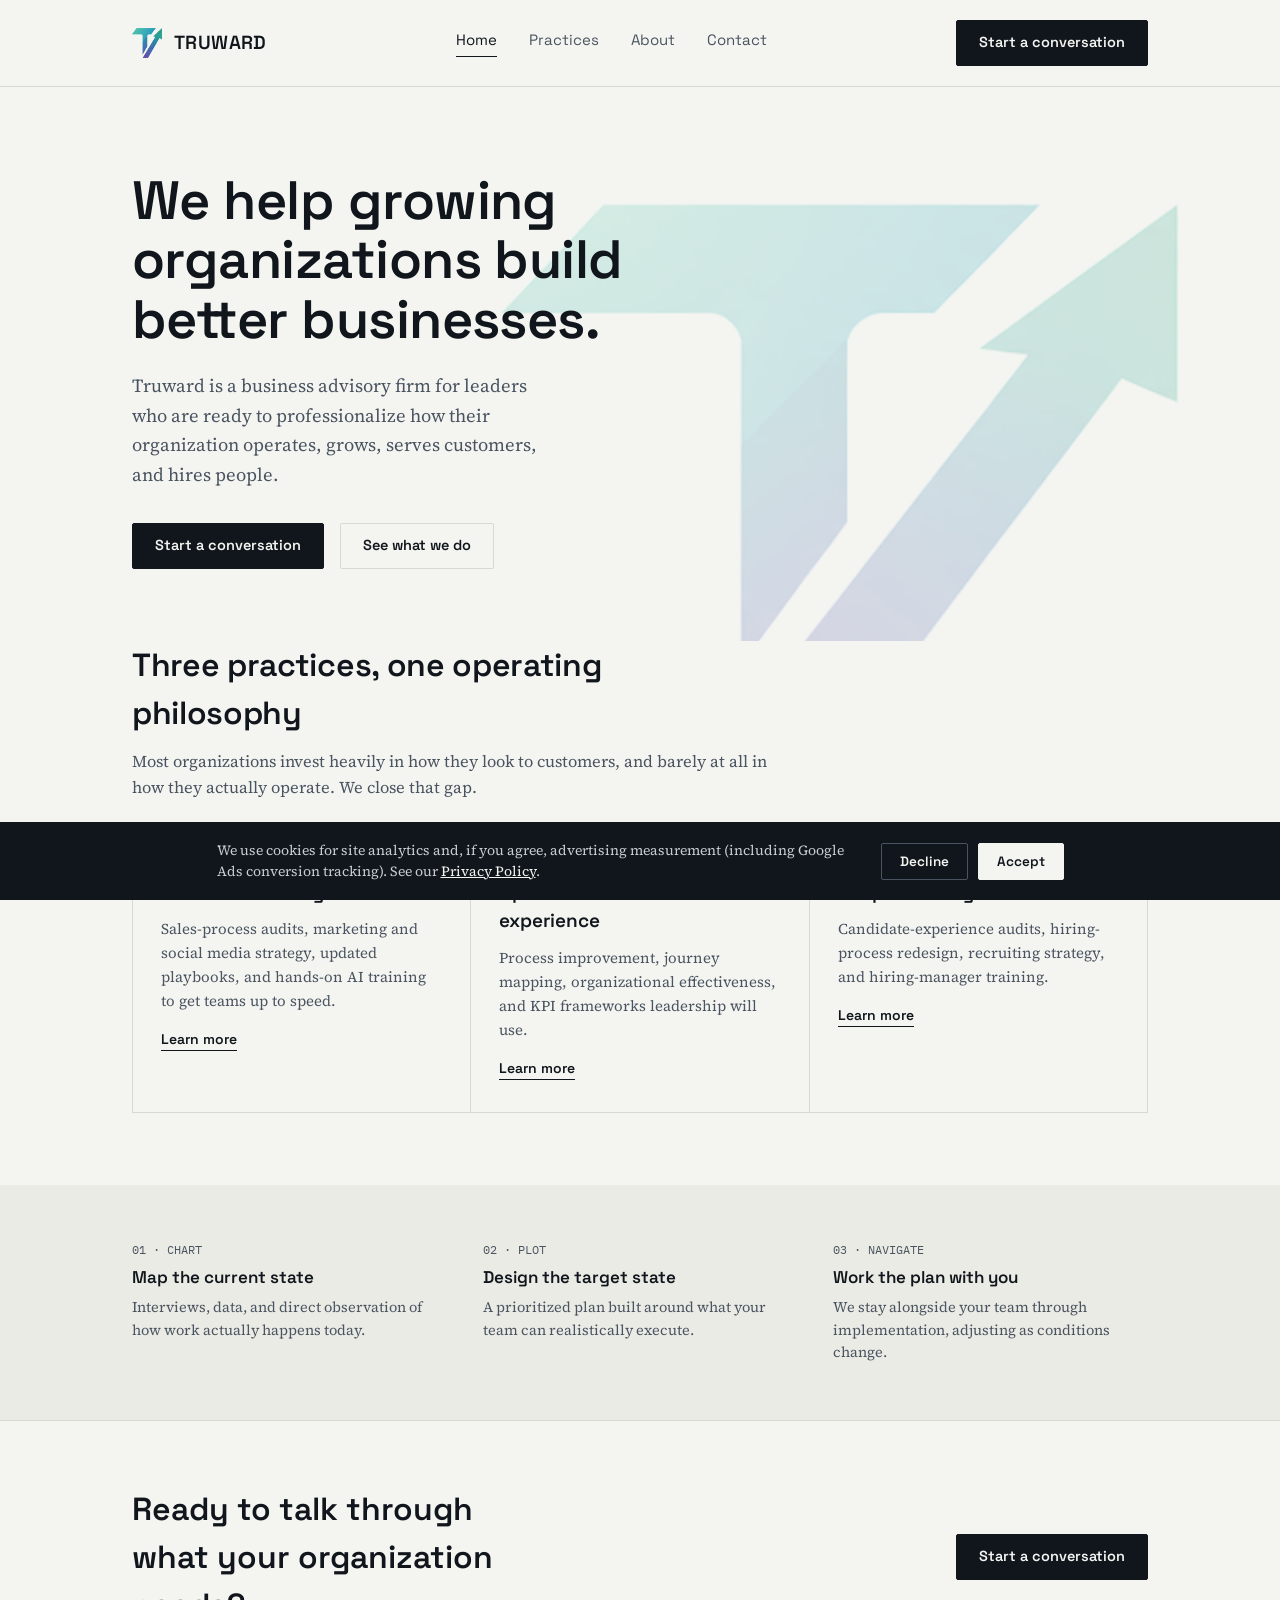
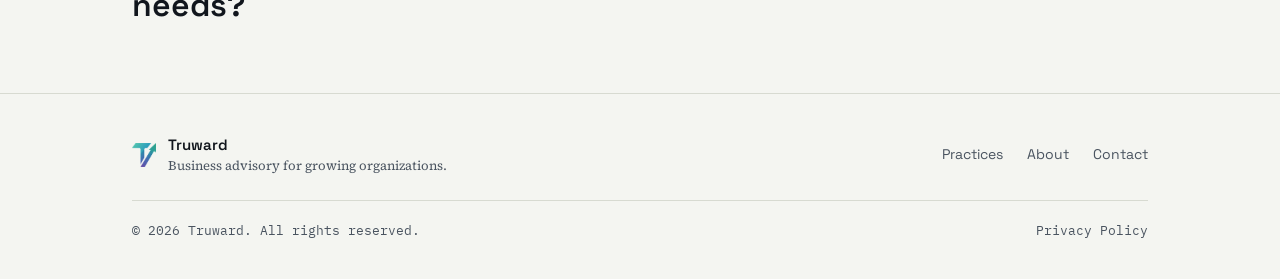
<file: index.html>
<!DOCTYPE html>
<html lang="en">
<head>
<meta charset="UTF-8">
<meta name="viewport" content="width=device-width, initial-scale=1.0">
<title>Home — Truward</title>
<link rel="preconnect" href="https://fonts.googleapis.com">
<link rel="preconnect" href="https://fonts.gstatic.com" crossorigin>
<link href="https://fonts.googleapis.com/css2?family=Space+Grotesk:wght@400;500;600;700&family=Source+Serif+4:ital,opsz,wght@0,8..60,400;0,8..60,500;1,8..60,400&family=IBM+Plex+Mono:wght@400;500&display=swap" rel="stylesheet">
<link rel="stylesheet" href="styles.css">
</head>
<body>

<header>
  <div class="wrap">
    <nav>
      <a href="/" class="brand">
        <img src="truward-logo.png" class="mark" width="30" height="30" alt="Truward">
        <span class="brand-word">TRUWARD</span>
      </a>
      <div class="nav-links">
        <a href="/" class="current">Home</a>
        <a href="practices.html">Practices</a>
        <a href="about.html">About</a>
        <a href="contact.html">Contact</a>
      </div>
      <div class="nav-cta">
        <a href="contact.html" class="btn btn-primary">Start a conversation</a>
      </div>
      <button class="menu-toggle" id="menuToggle" aria-label="Toggle menu" aria-expanded="false">
        <span></span><span></span><span></span>
      </button>
    </nav>
    <div class="mobile-panel" id="mobilePanel">
      <a href="/">Home</a>
      <a href="practices.html">Practices</a>
      <a href="about.html">About</a>
      <a href="contact.html">Contact</a>
      <a href="contact.html" class="btn btn-primary">Start a conversation</a>
    </div>
  </div>
</header>

<section class="hero">
  <img src="truward-logo.png" class="hero-mark" alt="">
  <div class="wrap">
    <h1>We help growing organizations build better businesses.</h1>
    <p class="lede">Truward is a business advisory firm for leaders who are ready to professionalize how their organization operates, grows, serves customers, and hires people.</p>
    <div class="hero-ctas">
      <a href="contact.html" class="btn btn-primary">Start a conversation</a>
      <a href="practices.html" class="btn btn-ghost">See what we do</a>
    </div>
  </div>
</section>

<section style="padding-top:0;">
  <div class="wrap">
    <div class="section-head">
      <h2>Three practices, one operating philosophy</h2>
      <p>Most organizations invest heavily in how they look to customers, and barely at all in how they actually operate. We close that gap.</p>
    </div>
    <div class="teaser-grid">
      <div class="teaser">
        <h3>Sales &amp; marketing enablement</h3>
        <p>Sales-process audits, marketing and social media strategy, updated playbooks, and hands-on AI training to get teams up to speed.</p>
        <a href="practices.html#sales" class="link">Learn more</a>
      </div>
      <div class="teaser">
        <h3>Operations &amp; customer experience</h3>
        <p>Process improvement, journey mapping, organizational effectiveness, and KPI frameworks leadership will use.</p>
        <a href="practices.html#operations" class="link">Learn more</a>
      </div>
      <div class="teaser">
        <h3>People &amp; hiring</h3>
        <p>Candidate-experience audits, hiring-process redesign, recruiting strategy, and hiring-manager training.</p>
        <a href="practices.html#people" class="link">Learn more</a>
      </div>
    </div>
  </div>
</section>

<div class="strip">
  <div class="wrap">
    <div class="strip-track">
      <div class="strip-item">
        <span class="wp-label">01 · CHART</span>
        <h3>Map the current state</h3>
        <p>Interviews, data, and direct observation of how work actually happens today.</p>
      </div>
      <div class="strip-item">
        <span class="wp-label">02 · PLOT</span>
        <h3>Design the target state</h3>
        <p>A prioritized plan built around what your team can realistically execute.</p>
      </div>
      <div class="strip-item">
        <span class="wp-label">03 · NAVIGATE</span>
        <h3>Work the plan with you</h3>
        <p>We stay alongside your team through implementation, adjusting as conditions change.</p>
      </div>
    </div>
  </div>
</div>

<div class="cta-band">
  <div class="wrap cta-band-row">
    <h2>Ready to talk through what your organization needs?</h2>
    <a href="contact.html" class="btn btn-primary">Start a conversation</a>
  </div>
</div>

<footer>
  <div class="wrap">
    <div class="foot-grid">
    <div class="foot-left">
      <img src="truward-logo.png" class="mark" width="24" height="24" alt="Truward">
      <div>
        <div class="foot-word">Truward</div>
        <div class="foot-tag">Business advisory for growing organizations.</div>
      </div>
    </div>
    <div class="foot-links">
      <a href="practices.html">Practices</a>
      <a href="about.html">About</a>
      <a href="contact.html">Contact</a>
    </div>
    </div>
    <div class="foot-bottom">
      <span>&copy; 2026 Truward. All rights reserved.</span>
      <a href="privacy.html">Privacy Policy</a>
    </div>
  </div>
</footer>

<script src="script.js"></script>
</body>
</html>
</file>
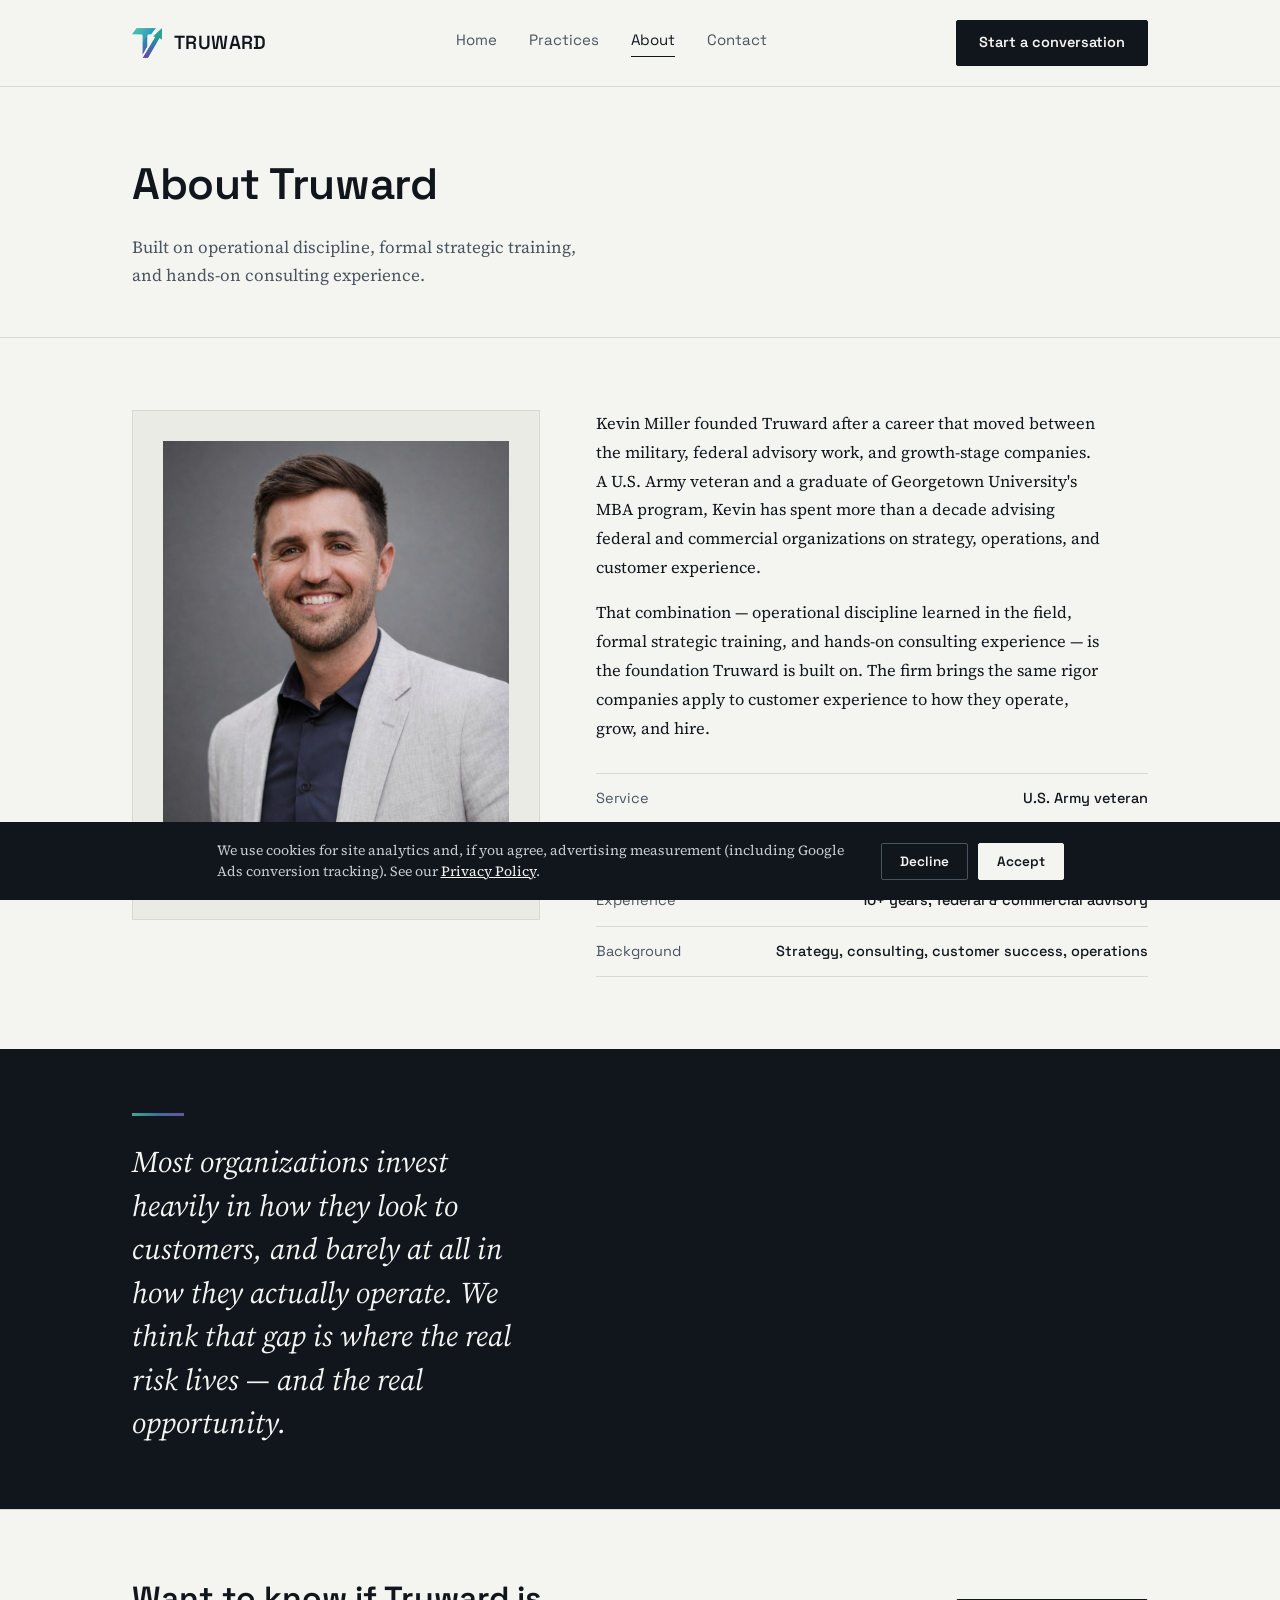
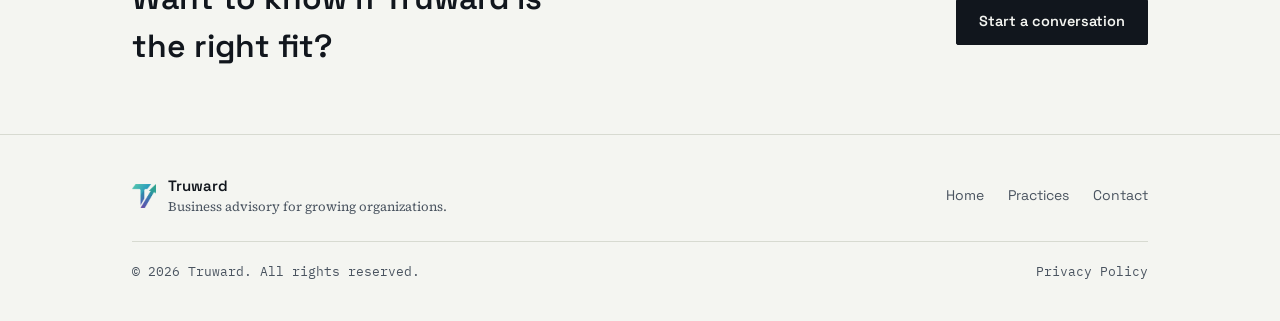
<file: about.html>
<!DOCTYPE html>
<html lang="en">
<head>
<meta charset="UTF-8">
<meta name="viewport" content="width=device-width, initial-scale=1.0">
<title>About — Truward</title>
<link rel="preconnect" href="https://fonts.googleapis.com">
<link rel="preconnect" href="https://fonts.gstatic.com" crossorigin>
<link href="https://fonts.googleapis.com/css2?family=Space+Grotesk:wght@400;500;600;700&family=Source+Serif+4:ital,opsz,wght@0,8..60,400;0,8..60,500;1,8..60,400&family=IBM+Plex+Mono:wght@400;500&display=swap" rel="stylesheet">
<link rel="stylesheet" href="styles.css">
</head>
<body>

<header>
  <div class="wrap">
    <nav>
      <a href="/" class="brand">
        <img src="truward-logo.png" class="mark" width="30" height="30" alt="Truward">
        <span class="brand-word">TRUWARD</span>
      </a>
      <div class="nav-links">
        <a href="/">Home</a>
        <a href="practices.html">Practices</a>
        <a href="about.html" class="current">About</a>
        <a href="contact.html">Contact</a>
      </div>
      <div class="nav-cta">
        <a href="contact.html" class="btn btn-primary">Start a conversation</a>
      </div>
      <button class="menu-toggle" id="menuToggle" aria-label="Toggle menu" aria-expanded="false">
        <span></span><span></span><span></span>
      </button>
    </nav>
    <div class="mobile-panel" id="mobilePanel">
      <a href="/">Home</a>
      <a href="practices.html">Practices</a>
      <a href="about.html">About</a>
      <a href="contact.html">Contact</a>
      <a href="contact.html" class="btn btn-primary">Start a conversation</a>
    </div>
  </div>
</header>

<div class="page-head">
  <div class="wrap">
    <h1>About Truward</h1>
    <p>Built on operational discipline, formal strategic training, and hands-on consulting experience.</p>
  </div>
</div>

<section class="about">
  <div class="wrap about-grid">
    <div class="about-frame">
      <img src="kevin-miller.jpg" alt="Kevin Miller" style="width:100%; height:100%; object-fit:cover;">
    </div>
    <div>
      <p class="bio">Kevin Miller founded Truward after a career that moved between the military, federal advisory work, and growth-stage companies. A U.S. Army veteran and a graduate of Georgetown University's MBA program, Kevin has spent more than a decade advising federal and commercial organizations on strategy, operations, and customer experience.</p>
      <p class="bio">That combination — operational discipline learned in the field, formal strategic training, and hands-on consulting experience — is the foundation Truward is built on. The firm brings the same rigor companies apply to customer experience to how they operate, grow, and hire.</p>
      <div class="field-record">
        <div><span>Service</span><span>U.S. Army veteran</span></div>
        <div><span>Education</span><span>MBA, Georgetown University</span></div>
        <div><span>Experience</span><span>10+ years, federal &amp; commercial advisory</span></div>
        <div><span>Background</span><span>Strategy, consulting, customer success, operations</span></div>
      </div>
    </div>
  </div>
</section>

<div class="manifesto">
  <div class="wrap">
    <div class="accent-line"></div>
    <blockquote>Most organizations invest heavily in how they look to customers, and barely at all in how they actually operate. We think that gap is where the real risk lives — and the real opportunity.</blockquote>
  </div>
</div>

<div class="cta-band">
  <div class="wrap cta-band-row">
    <h2>Want to know if Truward is the right fit?</h2>
    <a href="contact.html" class="btn btn-primary">Start a conversation</a>
  </div>
</div>

<footer>
  <div class="wrap">
    <div class="foot-grid">
    <div class="foot-left">
      <img src="truward-logo.png" class="mark" width="24" height="24" alt="Truward">
      <div>
        <div class="foot-word">Truward</div>
        <div class="foot-tag">Business advisory for growing organizations.</div>
      </div>
    </div>
    <div class="foot-links">
      <a href="/">Home</a>
      <a href="practices.html">Practices</a>
      <a href="contact.html">Contact</a>
    </div>
    </div>
    <div class="foot-bottom">
      <span>&copy; 2026 Truward. All rights reserved.</span>
      <a href="privacy.html">Privacy Policy</a>
    </div>
  </div>
</footer>

<script src="script.js"></script>
</body>
</html>
</file>
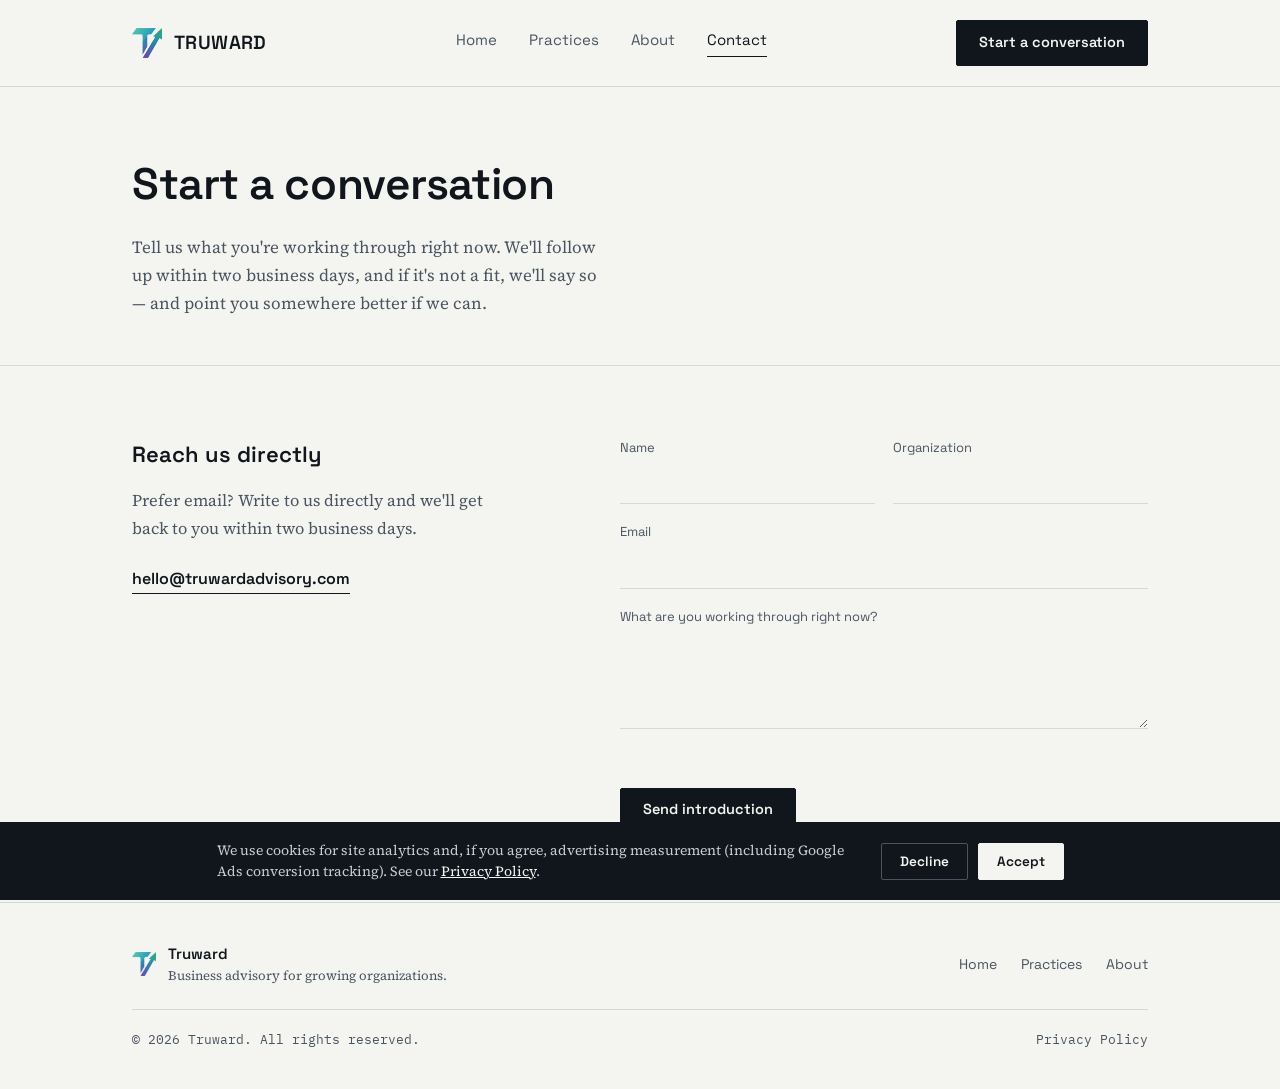
<file: contact.html>
<!DOCTYPE html>
<html lang="en">
<head>
<meta charset="UTF-8">
<meta name="viewport" content="width=device-width, initial-scale=1.0">
<title>Contact — Truward</title>
<link rel="preconnect" href="https://fonts.googleapis.com">
<link rel="preconnect" href="https://fonts.gstatic.com" crossorigin>
<link href="https://fonts.googleapis.com/css2?family=Space+Grotesk:wght@400;500;600;700&family=Source+Serif+4:ital,opsz,wght@0,8..60,400;0,8..60,500;1,8..60,400&family=IBM+Plex+Mono:wght@400;500&display=swap" rel="stylesheet">
<link rel="stylesheet" href="styles.css">
</head>
<body>

<header>
  <div class="wrap">
    <nav>
      <a href="/" class="brand">
        <img src="truward-logo.png" class="mark" width="30" height="30" alt="Truward">
        <span class="brand-word">TRUWARD</span>
      </a>
      <div class="nav-links">
        <a href="/">Home</a>
        <a href="practices.html">Practices</a>
        <a href="about.html">About</a>
        <a href="contact.html" class="current">Contact</a>
      </div>
      <div class="nav-cta">
        <a href="contact.html" class="btn btn-primary">Start a conversation</a>
      </div>
      <button class="menu-toggle" id="menuToggle" aria-label="Toggle menu" aria-expanded="false">
        <span></span><span></span><span></span>
      </button>
    </nav>
    <div class="mobile-panel" id="mobilePanel">
      <a href="/">Home</a>
      <a href="practices.html">Practices</a>
      <a href="about.html">About</a>
      <a href="contact.html">Contact</a>
      <a href="contact.html" class="btn btn-primary">Start a conversation</a>
    </div>
  </div>
</header>

<div class="page-head">
  <div class="wrap">
    <h1>Start a conversation</h1>
    <p>Tell us what you're working through right now. We'll follow up within two business days, and if it's not a fit, we'll say so — and point you somewhere better if we can.</p>
  </div>
</div>

<section>
  <div class="wrap contact-grid">
    <div>
      <h2 style="font-size:22px; font-weight:600;">Reach us directly</h2>
      <p class="contact-note">Prefer email? Write to us directly and we'll get back to you within two business days.</p>
      <a href="mailto:hello@truwardadvisory.com" class="contact-email">hello@truwardadvisory.com</a>
    </div>
    <form id="contactForm" action="https://formspree.io/f/maeyjryb" method="POST" novalidate>
      <div class="field-row">
        <div>
          <label for="fname">Name</label>
          <input type="text" id="fname" name="name" autocomplete="name">
        </div>
        <div>
          <label for="forg">Organization</label>
          <input type="text" id="forg" name="organization" autocomplete="organization">
        </div>
      </div>
      <div>
        <label for="femail">Email</label>
        <input type="email" id="femail" name="email" autocomplete="email">
      </div>
      <div>
        <label for="fmsg">What are you working through right now?</label>
        <textarea id="fmsg" name="message"></textarea>
      </div>
      <input type="hidden" name="_subject" id="fsubject" value="New introduction from truwardadvisory.com">
      <div class="form-err" id="formErr"></div>
      <button type="submit" class="btn btn-primary" id="formSubmit">Send introduction</button>
    </form>
  </div>
</section>

<footer>
  <div class="wrap">
    <div class="foot-grid">
    <div class="foot-left">
      <img src="truward-logo.png" class="mark" width="24" height="24" alt="Truward">
      <div>
        <div class="foot-word">Truward</div>
        <div class="foot-tag">Business advisory for growing organizations.</div>
      </div>
    </div>
    <div class="foot-links">
      <a href="/">Home</a>
      <a href="practices.html">Practices</a>
      <a href="about.html">About</a>
    </div>
    </div>
    <div class="foot-bottom">
      <span>&copy; 2026 Truward. All rights reserved.</span>
      <a href="privacy.html">Privacy Policy</a>
    </div>
  </div>
</footer>

<script src="script.js"></script>
</body>
</html>
</file>
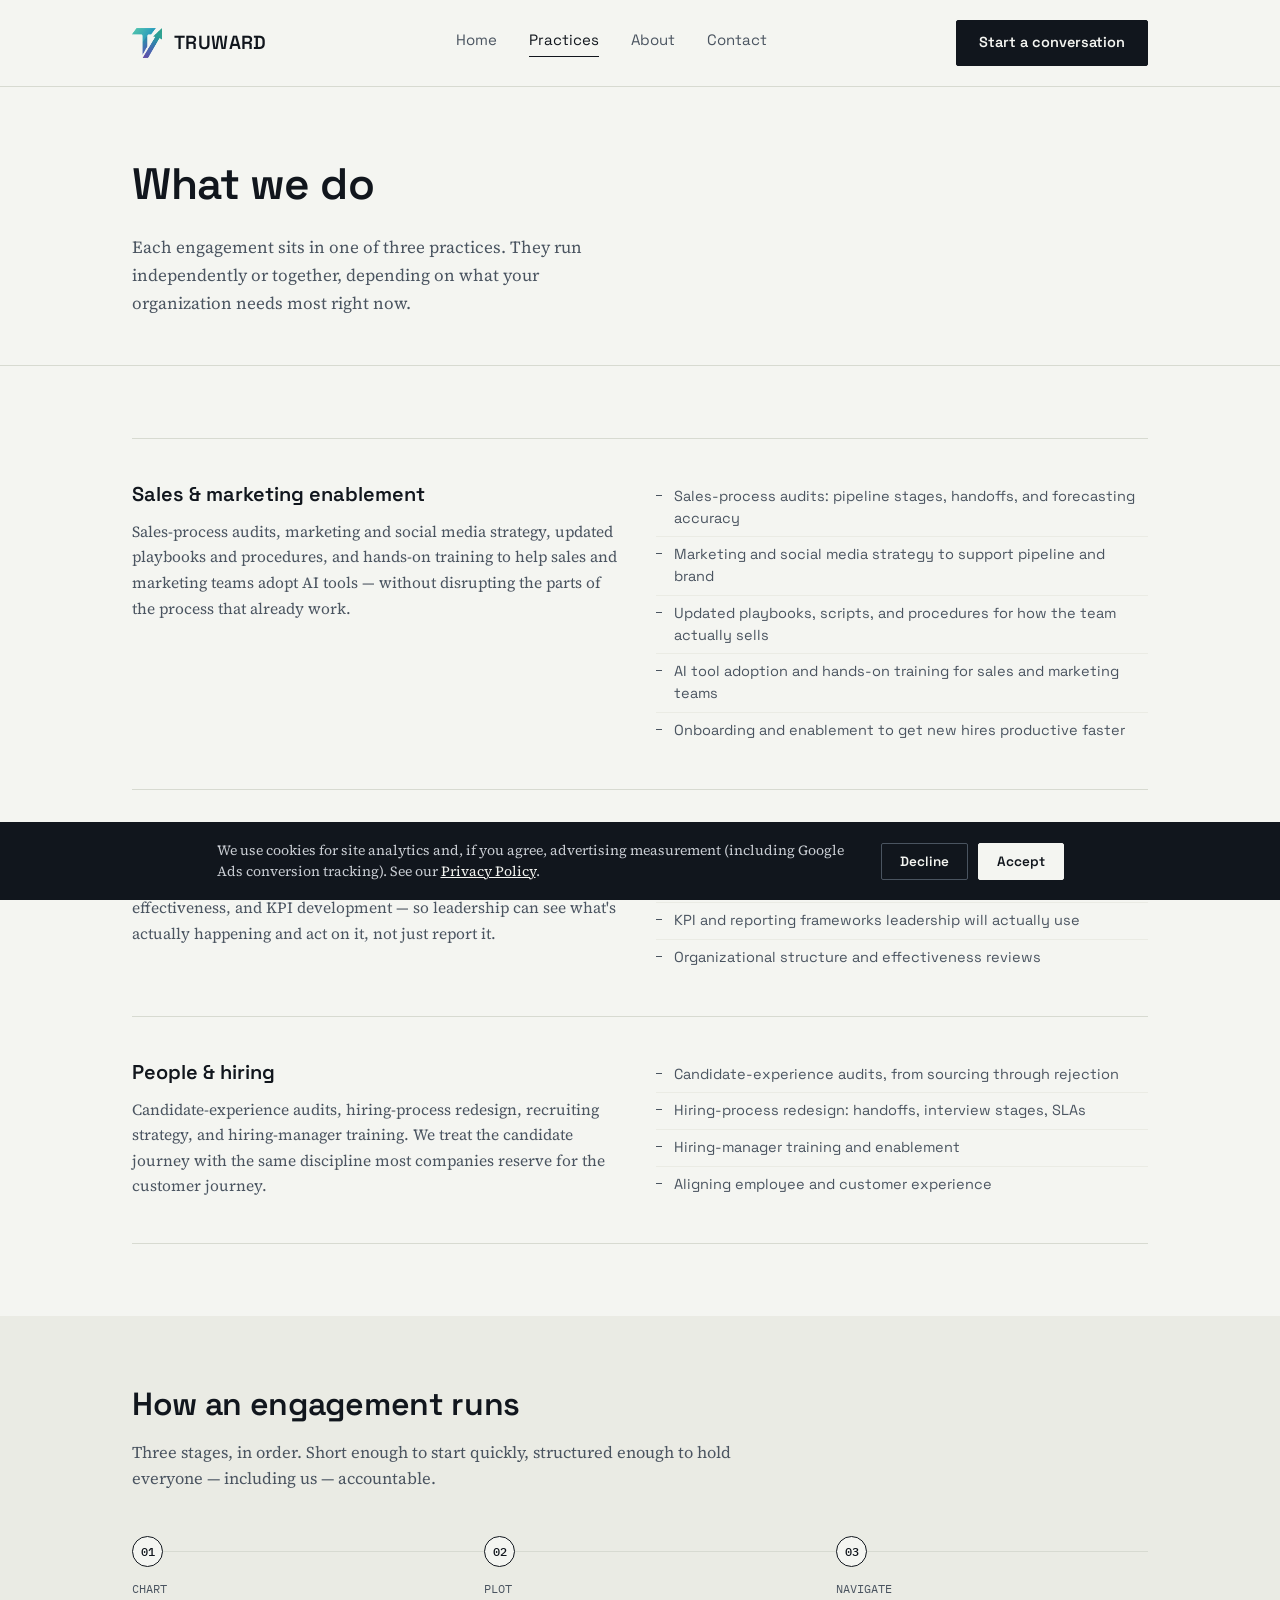
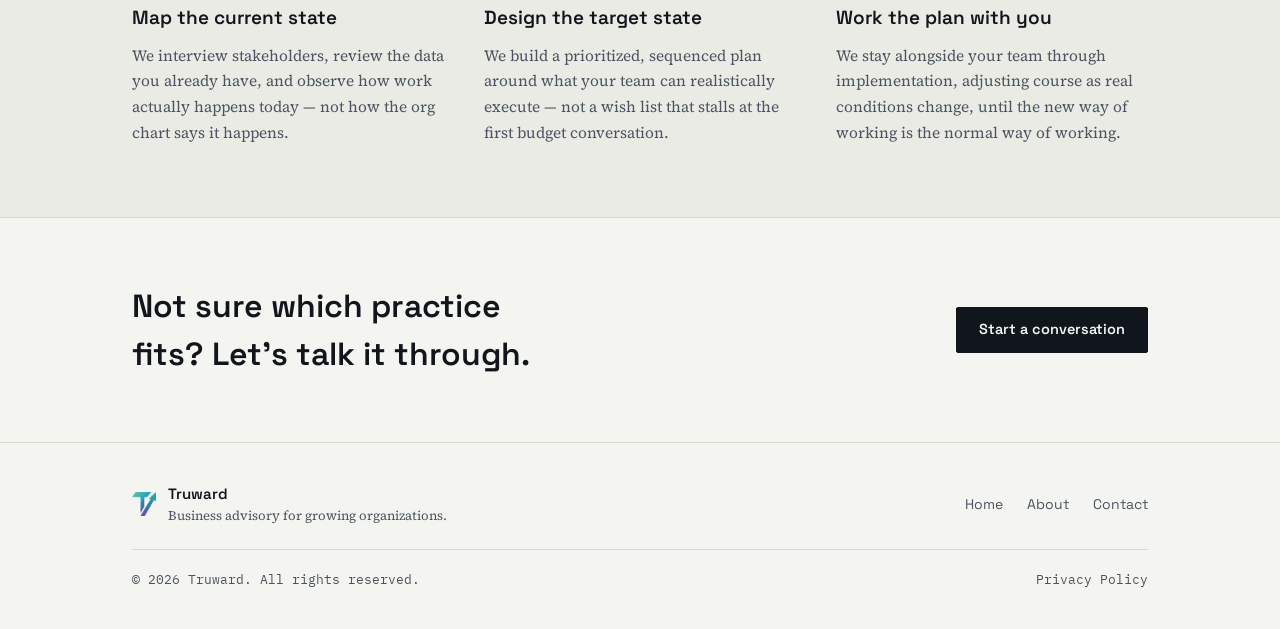
<file: practices.html>
<!DOCTYPE html>
<html lang="en">
<head>
<meta charset="UTF-8">
<meta name="viewport" content="width=device-width, initial-scale=1.0">
<title>Practices — Truward</title>
<link rel="preconnect" href="https://fonts.googleapis.com">
<link rel="preconnect" href="https://fonts.gstatic.com" crossorigin>
<link href="https://fonts.googleapis.com/css2?family=Space+Grotesk:wght@400;500;600;700&family=Source+Serif+4:ital,opsz,wght@0,8..60,400;0,8..60,500;1,8..60,400&family=IBM+Plex+Mono:wght@400;500&display=swap" rel="stylesheet">
<link rel="stylesheet" href="styles.css">
</head>
<body>

<header>
  <div class="wrap">
    <nav>
      <a href="/" class="brand">
        <img src="truward-logo.png" class="mark" width="30" height="30" alt="Truward">
        <span class="brand-word">TRUWARD</span>
      </a>
      <div class="nav-links">
        <a href="/">Home</a>
        <a href="practices.html" class="current">Practices</a>
        <a href="about.html">About</a>
        <a href="contact.html">Contact</a>
      </div>
      <div class="nav-cta">
        <a href="contact.html" class="btn btn-primary">Start a conversation</a>
      </div>
      <button class="menu-toggle" id="menuToggle" aria-label="Toggle menu" aria-expanded="false">
        <span></span><span></span><span></span>
      </button>
    </nav>
    <div class="mobile-panel" id="mobilePanel">
      <a href="/">Home</a>
      <a href="practices.html">Practices</a>
      <a href="about.html">About</a>
      <a href="contact.html">Contact</a>
      <a href="contact.html" class="btn btn-primary">Start a conversation</a>
    </div>
  </div>
</header>

<div class="page-head">
  <div class="wrap">
    <h1>What we do</h1>
    <p>Each engagement sits in one of three practices. They run independently or together, depending on what your organization needs most right now.</p>
  </div>
</div>

<section>
  <div class="wrap">
    <div class="practices-list">
      <div class="practice" id="sales">
        <div>
          <h3>Sales &amp; marketing enablement</h3>
          <p>Sales-process audits, marketing and social media strategy, updated playbooks and procedures, and hands-on training to help sales and marketing teams adopt AI tools — without disrupting the parts of the process that already work.</p>
        </div>
        <ul>
          <li>Sales-process audits: pipeline stages, handoffs, and forecasting accuracy</li>
          <li>Marketing and social media strategy to support pipeline and brand</li>
          <li>Updated playbooks, scripts, and procedures for how the team actually sells</li>
          <li>AI tool adoption and hands-on training for sales and marketing teams</li>
          <li>Onboarding and enablement to get new hires productive faster</li>
        </ul>
      </div>
      <div class="practice" id="operations">
        <div>
          <h3>Operations &amp; customer experience</h3>
          <p>Process improvement, customer journey mapping, organizational effectiveness, and KPI development — so leadership can see what's actually happening and act on it, not just report it.</p>
        </div>
        <ul>
          <li>End-to-end process mapping and redesign</li>
          <li>Customer journey audits and friction removal</li>
          <li>KPI and reporting frameworks leadership will actually use</li>
          <li>Organizational structure and effectiveness reviews</li>
        </ul>
      </div>
      <div class="practice" id="people">
        <div>
          <h3>People &amp; hiring</h3>
          <p>Candidate-experience audits, hiring-process redesign, recruiting strategy, and hiring-manager training. We treat the candidate journey with the same discipline most companies reserve for the customer journey.</p>
        </div>
        <ul>
          <li>Candidate-experience audits, from sourcing through rejection</li>
          <li>Hiring-process redesign: handoffs, interview stages, SLAs</li>
          <li>Hiring-manager training and enablement</li>
          <li>Aligning employee and customer experience</li>
        </ul>
      </div>
    </div>
  </div>
</section>

<section style="background:var(--paper-alt); padding-top:64px;">
  <div class="wrap">
    <div class="section-head">
      <h2>How an engagement runs</h2>
      <p>Three stages, in order. Short enough to start quickly, structured enough to hold everyone — including us — accountable.</p>
    </div>
    <div class="approach-track">
      <div class="waypoint">
        <div class="node">01</div>
        <span class="wp-label">CHART</span>
        <h3>Map the current state</h3>
        <p>We interview stakeholders, review the data you already have, and observe how work actually happens today — not how the org chart says it happens.</p>
      </div>
      <div class="waypoint">
        <div class="node">02</div>
        <span class="wp-label">PLOT</span>
        <h3>Design the target state</h3>
        <p>We build a prioritized, sequenced plan around what your team can realistically execute — not a wish list that stalls at the first budget conversation.</p>
      </div>
      <div class="waypoint">
        <div class="node">03</div>
        <span class="wp-label">NAVIGATE</span>
        <h3>Work the plan with you</h3>
        <p>We stay alongside your team through implementation, adjusting course as real conditions change, until the new way of working is the normal way of working.</p>
      </div>
    </div>
  </div>
</section>

<div class="cta-band">
  <div class="wrap cta-band-row">
    <h2>Not sure which practice fits? Let's talk it through.</h2>
    <a href="contact.html" class="btn btn-primary">Start a conversation</a>
  </div>
</div>

<footer>
  <div class="wrap">
    <div class="foot-grid">
    <div class="foot-left">
      <img src="truward-logo.png" class="mark" width="24" height="24" alt="Truward">
      <div>
        <div class="foot-word">Truward</div>
        <div class="foot-tag">Business advisory for growing organizations.</div>
      </div>
    </div>
    <div class="foot-links">
      <a href="/">Home</a>
      <a href="about.html">About</a>
      <a href="contact.html">Contact</a>
    </div>
    </div>
    <div class="foot-bottom">
      <span>&copy; 2026 Truward. All rights reserved.</span>
      <a href="privacy.html">Privacy Policy</a>
    </div>
  </div>
</footer>

<script src="script.js"></script>
</body>
</html>
</file>
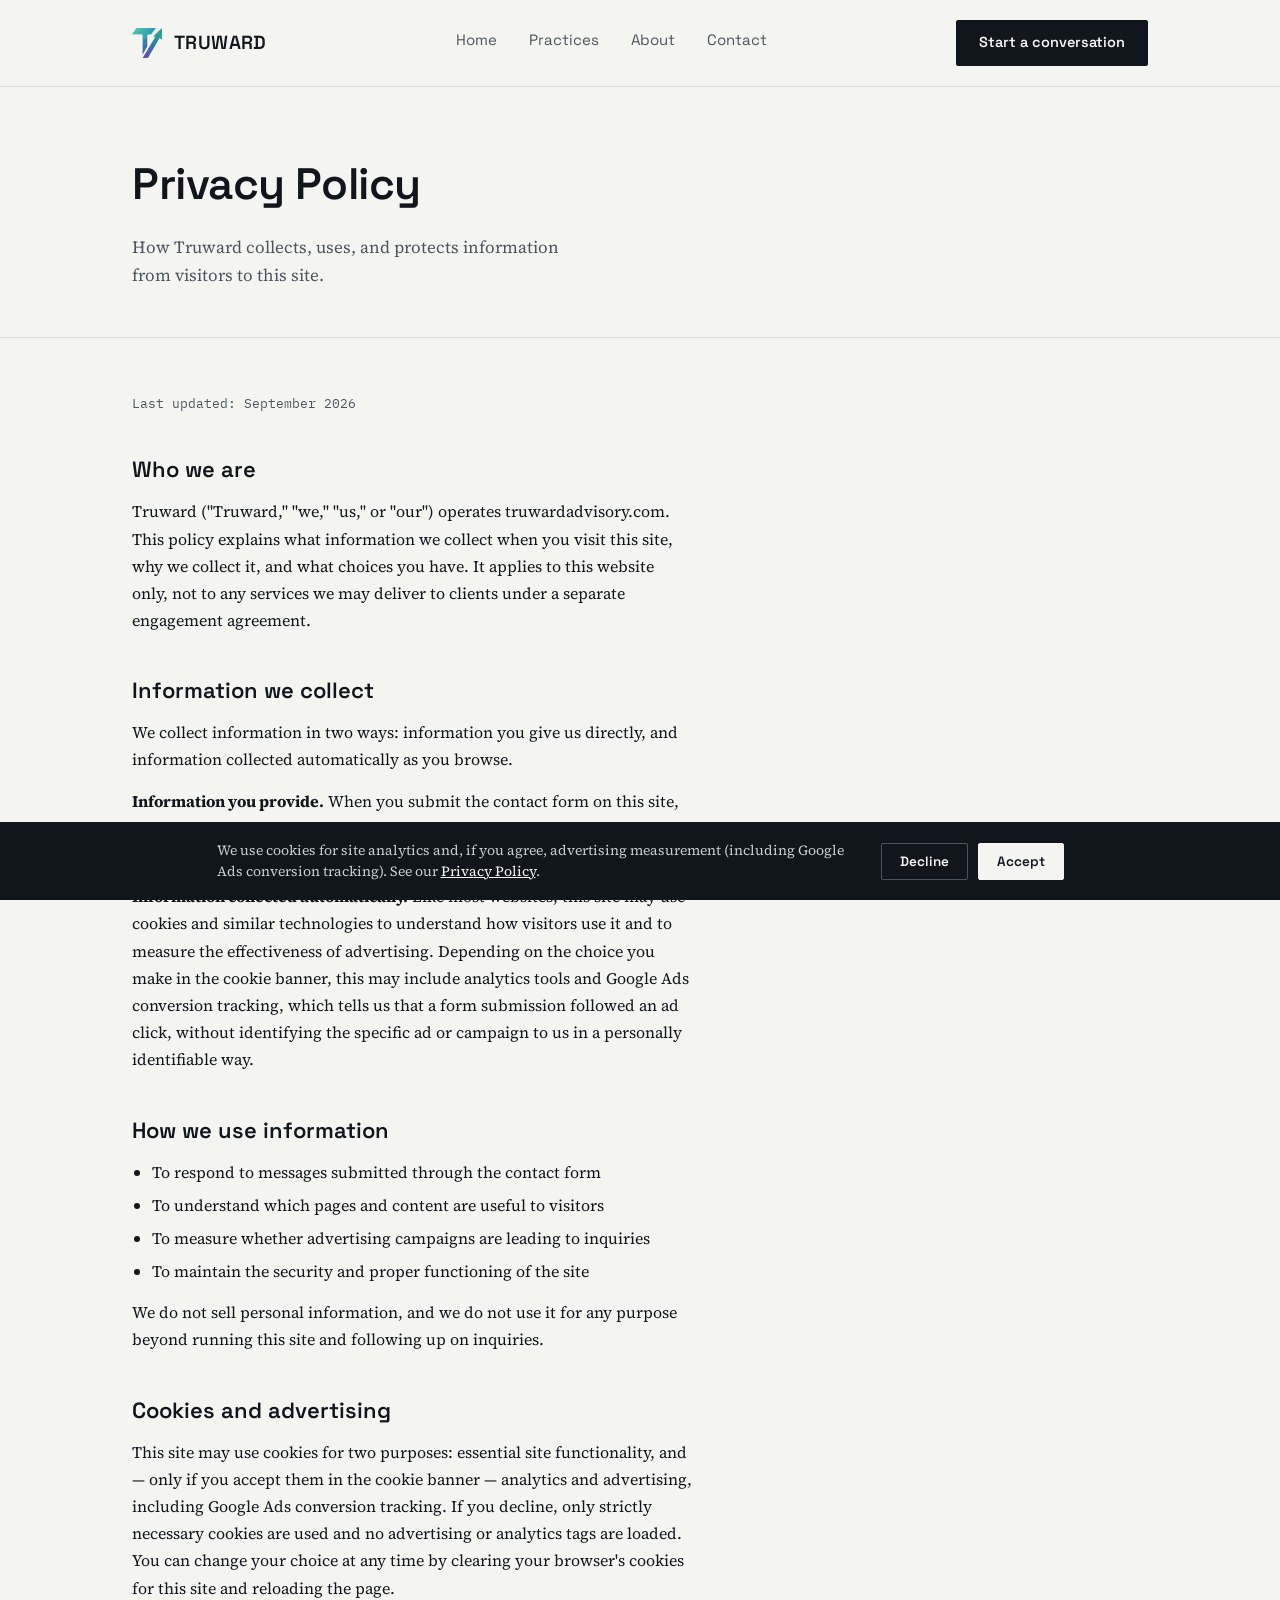
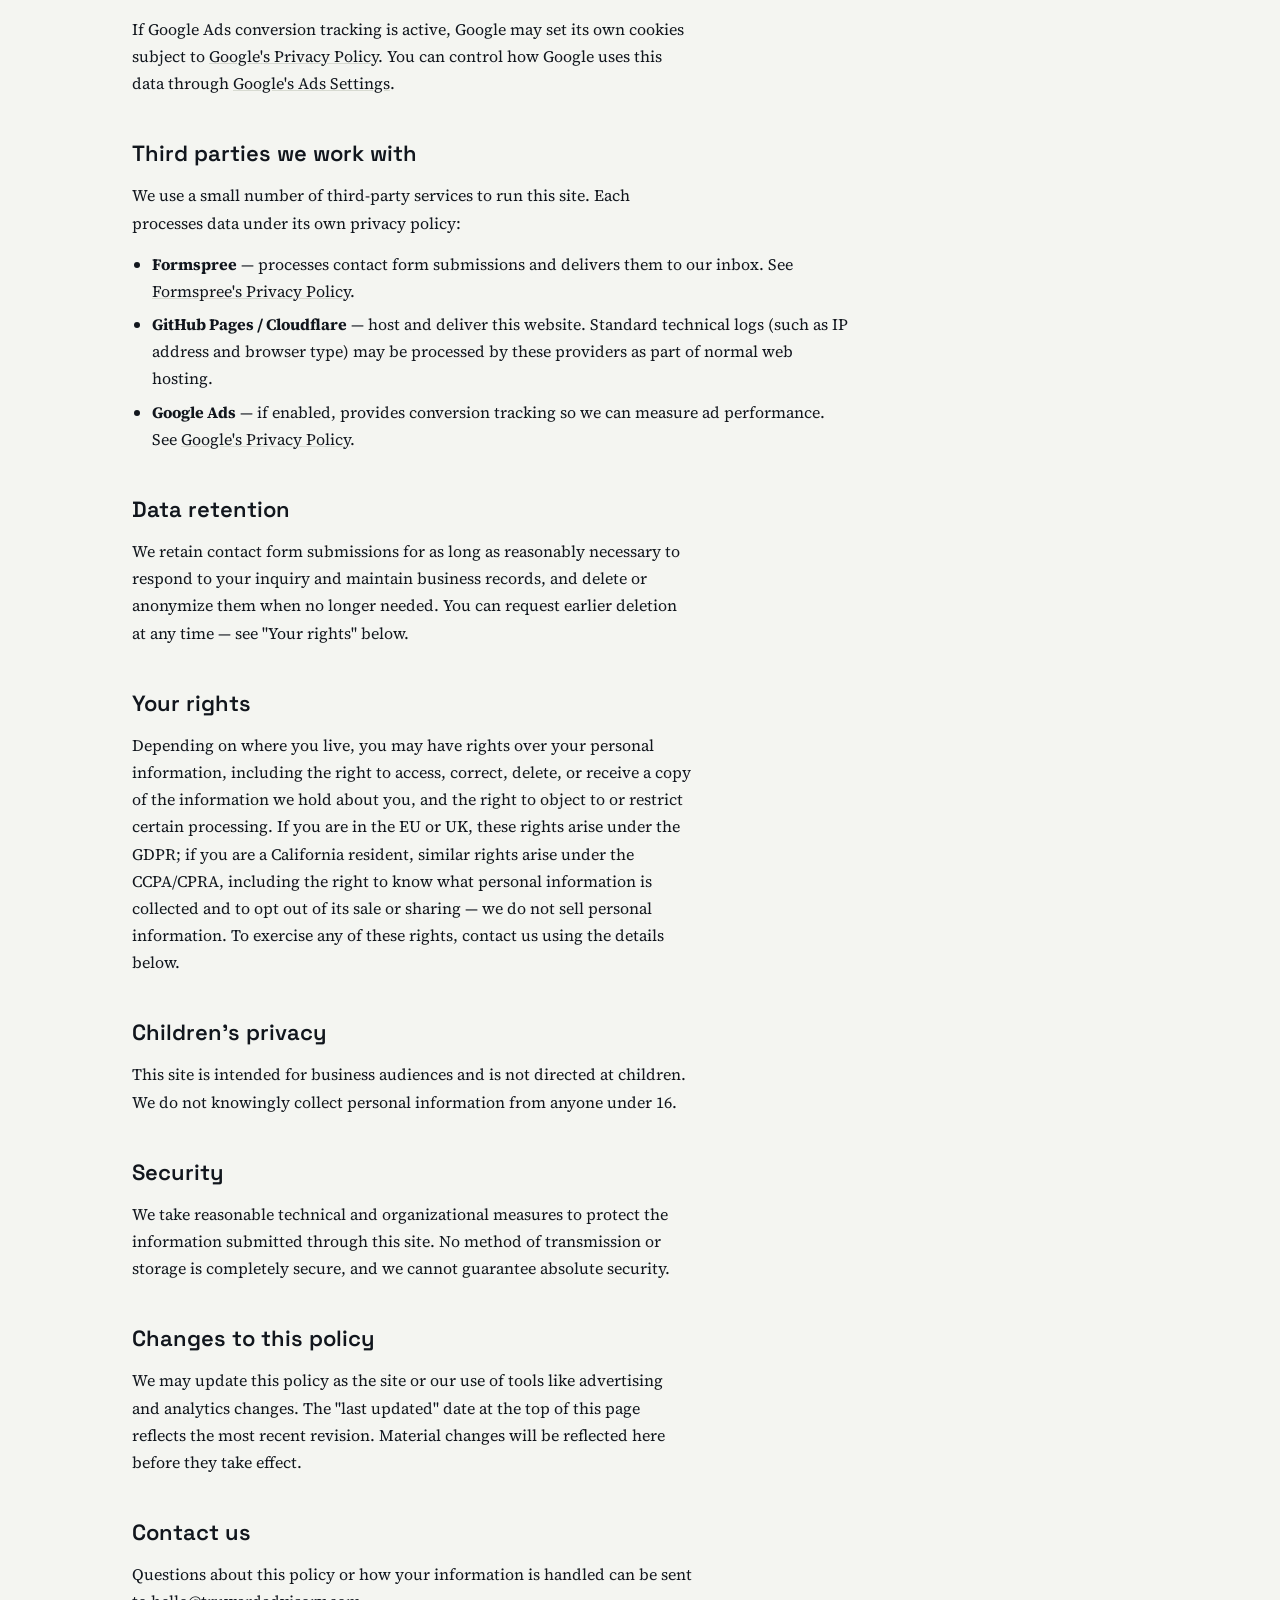
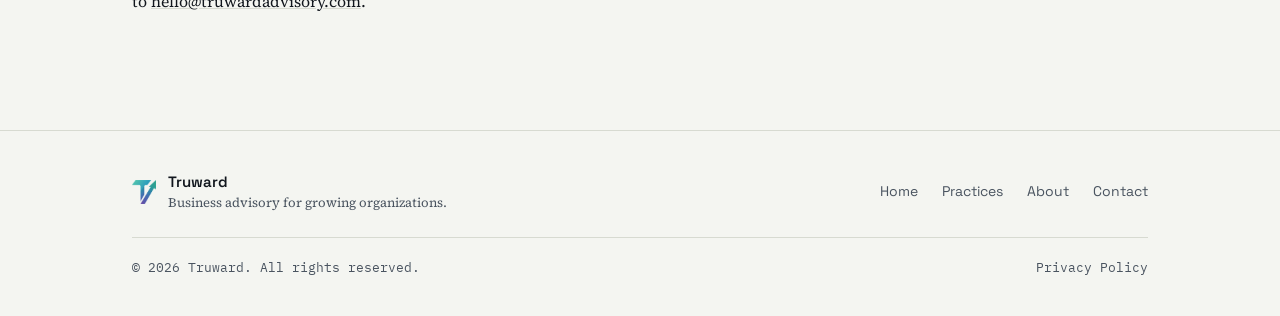
<file: privacy.html>
<!DOCTYPE html>
<html lang="en">
<head>
<meta charset="UTF-8">
<meta name="viewport" content="width=device-width, initial-scale=1.0">
<title>Privacy Policy — Truward</title>
<link rel="preconnect" href="https://fonts.googleapis.com">
<link rel="preconnect" href="https://fonts.gstatic.com" crossorigin>
<link href="https://fonts.googleapis.com/css2?family=Space+Grotesk:wght@400;500;600;700&family=Source+Serif+4:ital,opsz,wght@0,8..60,400;0,8..60,500;1,8..60,400&family=IBM+Plex+Mono:wght@400;500&display=swap" rel="stylesheet">
<link rel="stylesheet" href="styles.css">
<style>
  .legal{padding:56px 0 100px;}
  .legal h2{font-size:22px; font-weight:600; margin:40px 0 12px;}
  .legal h2:first-child{margin-top:0;}
  .legal p{font-family:var(--serif); font-size:16px; line-height:1.7; color:var(--ink); margin-bottom:14px; max-width:70ch;}
  .legal ul{margin:0 0 14px 20px; max-width:70ch;}
  .legal li{font-family:var(--serif); font-size:16px; line-height:1.7; color:var(--ink); margin-bottom:6px;}
  .legal .updated{font-family:var(--mono); font-size:13px; color:var(--ink-soft); margin-bottom:36px; display:block;}
  .legal a{text-decoration:underline; text-decoration-color:var(--line);}
</style>
</head>
<body>

<header>
  <div class="wrap">
    <nav>
      <a href="/" class="brand">
        <img src="truward-logo.png" class="mark" width="30" height="30" alt="Truward">
        <span class="brand-word">TRUWARD</span>
      </a>
      <div class="nav-links">
        <a href="/">Home</a>
        <a href="practices.html">Practices</a>
        <a href="about.html">About</a>
        <a href="contact.html">Contact</a>
      </div>
      <div class="nav-cta">
        <a href="contact.html" class="btn btn-primary">Start a conversation</a>
      </div>
      <button class="menu-toggle" id="menuToggle" aria-label="Toggle menu" aria-expanded="false">
        <span></span><span></span><span></span>
      </button>
    </nav>
    <div class="mobile-panel" id="mobilePanel">
      <a href="/">Home</a>
      <a href="practices.html">Practices</a>
      <a href="about.html">About</a>
      <a href="contact.html">Contact</a>
      <a href="contact.html" class="btn btn-primary">Start a conversation</a>
    </div>
  </div>
</header>

<div class="page-head">
  <div class="wrap">
    <h1>Privacy Policy</h1>
    <p>How Truward collects, uses, and protects information from visitors to this site.</p>
  </div>
</div>

<section class="legal">
  <div class="wrap">
    <span class="updated">Last updated: September 2026</span>

    <h2>Who we are</h2>
    <p>Truward ("Truward," "we," "us," or "our") operates truwardadvisory.com. This policy explains what information we collect when you visit this site, why we collect it, and what choices you have. It applies to this website only, not to any services we may deliver to clients under a separate engagement agreement.</p>

    <h2>Information we collect</h2>
    <p>We collect information in two ways: information you give us directly, and information collected automatically as you browse.</p>
    <p><strong>Information you provide.</strong> When you submit the contact form on this site, we collect your name, organization, email address, and whatever message you write. We use this solely to respond to your inquiry.</p>
    <p><strong>Information collected automatically.</strong> Like most websites, this site may use cookies and similar technologies to understand how visitors use it and to measure the effectiveness of advertising. Depending on the choice you make in the cookie banner, this may include analytics tools and Google Ads conversion tracking, which tells us that a form submission followed an ad click, without identifying the specific ad or campaign to us in a personally identifiable way.</p>

    <h2>How we use information</h2>
    <ul>
      <li>To respond to messages submitted through the contact form</li>
      <li>To understand which pages and content are useful to visitors</li>
      <li>To measure whether advertising campaigns are leading to inquiries</li>
      <li>To maintain the security and proper functioning of the site</li>
    </ul>
    <p>We do not sell personal information, and we do not use it for any purpose beyond running this site and following up on inquiries.</p>

    <h2>Cookies and advertising</h2>
    <p>This site may use cookies for two purposes: essential site functionality, and — only if you accept them in the cookie banner — analytics and advertising, including Google Ads conversion tracking. If you decline, only strictly necessary cookies are used and no advertising or analytics tags are loaded. You can change your choice at any time by clearing your browser's cookies for this site and reloading the page.</p>
    <p>If Google Ads conversion tracking is active, Google may set its own cookies subject to <a href="https://policies.google.com/privacy" target="_blank" rel="noopener">Google's Privacy Policy</a>. You can control how Google uses this data through <a href="https://adssettings.google.com" target="_blank" rel="noopener">Google's Ads Settings</a>.</p>

    <h2>Third parties we work with</h2>
    <p>We use a small number of third-party services to run this site. Each processes data under its own privacy policy:</p>
    <ul>
      <li><strong>Formspree</strong> — processes contact form submissions and delivers them to our inbox. See <a href="https://formspree.io/legal/privacy-policy/" target="_blank" rel="noopener">Formspree's Privacy Policy</a>.</li>
      <li><strong>GitHub Pages / Cloudflare</strong> — host and deliver this website. Standard technical logs (such as IP address and browser type) may be processed by these providers as part of normal web hosting.</li>
      <li><strong>Google Ads</strong> — if enabled, provides conversion tracking so we can measure ad performance. See <a href="https://policies.google.com/privacy" target="_blank" rel="noopener">Google's Privacy Policy</a>.</li>
    </ul>

    <h2>Data retention</h2>
    <p>We retain contact form submissions for as long as reasonably necessary to respond to your inquiry and maintain business records, and delete or anonymize them when no longer needed. You can request earlier deletion at any time — see "Your rights" below.</p>

    <h2>Your rights</h2>
    <p>Depending on where you live, you may have rights over your personal information, including the right to access, correct, delete, or receive a copy of the information we hold about you, and the right to object to or restrict certain processing. If you are in the EU or UK, these rights arise under the GDPR; if you are a California resident, similar rights arise under the CCPA/CPRA, including the right to know what personal information is collected and to opt out of its sale or sharing — we do not sell personal information. To exercise any of these rights, contact us using the details below.</p>

    <h2>Children's privacy</h2>
    <p>This site is intended for business audiences and is not directed at children. We do not knowingly collect personal information from anyone under 16.</p>

    <h2>Security</h2>
    <p>We take reasonable technical and organizational measures to protect the information submitted through this site. No method of transmission or storage is completely secure, and we cannot guarantee absolute security.</p>

    <h2>Changes to this policy</h2>
    <p>We may update this policy as the site or our use of tools like advertising and analytics changes. The "last updated" date at the top of this page reflects the most recent revision. Material changes will be reflected here before they take effect.</p>

    <h2>Contact us</h2>
    <p>Questions about this policy or how your information is handled can be sent to <a href="mailto:hello@truwardadvisory.com">hello@truwardadvisory.com</a>.</p>
  </div>
</section>

<footer>
  <div class="wrap">
    <div class="foot-grid">
      <div class="foot-left">
        <img src="truward-logo.png" class="mark" width="24" height="24" alt="Truward">
        <div>
          <div class="foot-word">Truward</div>
          <div class="foot-tag">Business advisory for growing organizations.</div>
        </div>
      </div>
      <div class="foot-links">
        <a href="/">Home</a>
        <a href="practices.html">Practices</a>
        <a href="about.html">About</a>
        <a href="contact.html">Contact</a>
      </div>
    </div>
    <div class="foot-bottom">
      <span>&copy; 2026 Truward. All rights reserved.</span>
      <a href="privacy.html">Privacy Policy</a>
    </div>
  </div>
</footer>

<script src="script.js"></script>
</body>
</html>
</file>
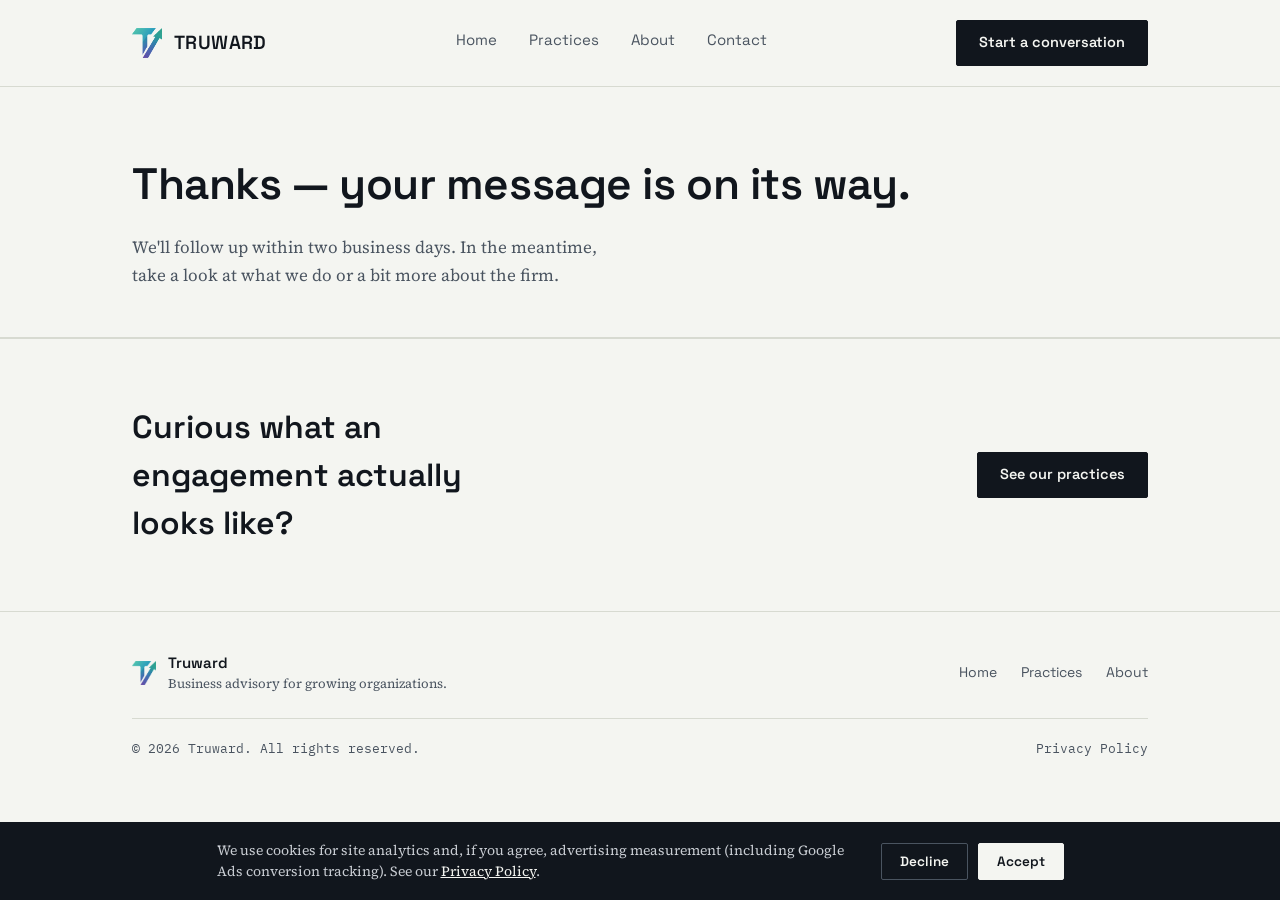
<file: thank-you.html>
<!DOCTYPE html>
<html lang="en">
<head>
<meta charset="UTF-8">
<meta name="viewport" content="width=device-width, initial-scale=1.0">
<meta name="robots" content="noindex, nofollow">
<title>Thanks — Truward</title>
<link rel="preconnect" href="https://fonts.googleapis.com">
<link rel="preconnect" href="https://fonts.gstatic.com" crossorigin>
<link href="https://fonts.googleapis.com/css2?family=Space+Grotesk:wght@400;500;600;700&family=Source+Serif+4:ital,opsz,wght@0,8..60,400;0,8..60,500;1,8..60,400&family=IBM+Plex+Mono:wght@400;500&display=swap" rel="stylesheet">
<link rel="stylesheet" href="styles.css">

<!--
  GOOGLE ADS CONVERSION TRACKING
  This page only loads right after a real form submission, which makes it
  the correct place for a conversion tag. When you set up Google Ads:
  1. Create a conversion action in Google Ads (Tools > Conversions).
  2. Google Ads will give you a snippet that looks like the commented-out
     block below, with your own AW-XXXXXXXXX and conversion label.
  3. Uncomment it and fill in your real IDs. Leave the rest of this page as is.

  This version only fires if the visitor accepted cookies in the banner
  (window.truwardConsentGranted(), defined in script.js), so it respects
  their choice instead of tracking regardless of it.

  <script>
    if (window.truwardConsentGranted && window.truwardConsentGranted()) {
      var gaScript = document.createElement('script');
      gaScript.async = true;
      gaScript.src = 'https://www.googletagmanager.com/gtag/js?id=AW-XXXXXXXXX';
      document.head.appendChild(gaScript);

      window.dataLayer = window.dataLayer || [];
      function gtag(){dataLayer.push(arguments);}
      gtag('js', new Date());
      gtag('config', 'AW-XXXXXXXXX');
      gtag('event', 'conversion', {
        'send_to': 'AW-XXXXXXXXX/your-conversion-label'
      });
    }
  </script>
-->

</head>
<body>

<header>
  <div class="wrap">
    <nav>
      <a href="/" class="brand">
        <img src="truward-logo.png" class="mark" width="30" height="30" alt="Truward">
        <span class="brand-word">TRUWARD</span>
      </a>
      <div class="nav-links">
        <a href="/">Home</a>
        <a href="practices.html">Practices</a>
        <a href="about.html">About</a>
        <a href="contact.html">Contact</a>
      </div>
      <div class="nav-cta">
        <a href="contact.html" class="btn btn-primary">Start a conversation</a>
      </div>
      <button class="menu-toggle" id="menuToggle" aria-label="Toggle menu" aria-expanded="false">
        <span></span><span></span><span></span>
      </button>
    </nav>
    <div class="mobile-panel" id="mobilePanel">
      <a href="/">Home</a>
      <a href="practices.html">Practices</a>
      <a href="about.html">About</a>
      <a href="contact.html">Contact</a>
      <a href="contact.html" class="btn btn-primary">Start a conversation</a>
    </div>
  </div>
</header>

<div class="page-head">
  <div class="wrap">
    <h1>Thanks — your message is on its way.</h1>
    <p>We'll follow up within two business days. In the meantime, take a look at what we do or a bit more about the firm.</p>
  </div>
</div>

<div class="cta-band">
  <div class="wrap cta-band-row">
    <h2>Curious what an engagement actually looks like?</h2>
    <a href="practices.html" class="btn btn-primary">See our practices</a>
  </div>
</div>

<footer>
  <div class="wrap">
    <div class="foot-grid">
    <div class="foot-left">
      <img src="truward-logo.png" class="mark" width="24" height="24" alt="Truward">
      <div>
        <div class="foot-word">Truward</div>
        <div class="foot-tag">Business advisory for growing organizations.</div>
      </div>
    </div>
    <div class="foot-links">
      <a href="/">Home</a>
      <a href="practices.html">Practices</a>
      <a href="about.html">About</a>
    </div>
    </div>
    <div class="foot-bottom">
      <span>&copy; 2026 Truward. All rights reserved.</span>
      <a href="privacy.html">Privacy Policy</a>
    </div>
  </div>
</footer>

<script src="script.js"></script>
</body>
</html>
</file>
<file: styles.css>
:root{
  --ink:#11161D;
  --ink-soft:#4A5460;
  --paper:#F4F5F1;
  --paper-alt:#EAEBE4;
  --line:#D7DAD1;
  --teal:#3FA88C;
  --blue:#3E6F99;
  --violet:#6456A0;
  --sans:'Space Grotesk', sans-serif;
  --serif:'Source Serif 4', serif;
  --mono:'IBM Plex Mono', monospace;
}
*{box-sizing:border-box; margin:0; padding:0;}
body{
  background:var(--paper);
  color:var(--ink);
  font-family:var(--sans);
  line-height:1.5;
  -webkit-font-smoothing:antialiased;
}
img,svg{display:block; max-width:100%;}
a{color:inherit; text-decoration:none;}
.wrap{max-width:1080px; margin:0 auto; padding:0 32px;}
@media(max-width:640px){ .wrap{padding:0 22px;} }

@media (prefers-reduced-motion: reduce){
  *{animation-duration:0.001ms !important; animation-iteration-count:1 !important; transition-duration:0.001ms !important;}
}

/* ---------- mark ---------- */
.mark{overflow:visible;}

/* ---------- nav ---------- */
header{
  border-bottom:1px solid var(--line);
}
nav{
  display:flex; align-items:center; justify-content:space-between;
  padding:20px 0;
}
.brand{display:flex; align-items:center; gap:12px;}
.brand-word{font-size:19px; font-weight:600; letter-spacing:0.02em;}
.nav-links{display:flex; align-items:center; gap:32px; font-size:15px;}
.nav-links a{color:var(--ink-soft); transition:color .15s ease; padding-bottom:4px; border-bottom:1px solid transparent;}
.nav-links a:hover{color:var(--ink);}
.nav-links a.current{color:var(--ink); border-bottom-color:var(--ink);}
.btn{
  display:inline-flex; align-items:center; justify-content:center;
  font-family:var(--sans); font-weight:600; font-size:14.5px;
  padding:11px 22px; border-radius:2px; border:1px solid var(--ink);
  cursor:pointer; transition:background .15s ease, color .15s ease, border-color .15s ease;
}
.btn-primary{background:var(--ink); color:var(--paper);}
.btn-primary:hover{background:var(--blue); border-color:var(--blue);}
.btn-ghost{background:transparent; color:var(--ink); border-color:var(--line);}
.btn-ghost:hover{border-color:var(--ink);}
.menu-toggle{display:none; background:none; border:none; cursor:pointer; padding:6px;}
.menu-toggle span{display:block; width:22px; height:2px; background:var(--ink); margin:5px 0;}
@media(max-width:780px){
  .nav-links, .nav-cta{display:none;}
  .menu-toggle{display:block;}
}
.mobile-panel{
  display:none; flex-direction:column; gap:2px;
  border-top:1px solid var(--line); padding:14px 0 20px;
}
.mobile-panel a{padding:12px 0; font-size:16px; border-bottom:1px solid var(--paper-alt);}
.mobile-panel .btn{margin-top:14px; width:fit-content;}

/* ---------- page header (non-home pages) ---------- */
.page-head{padding:64px 0 48px; border-bottom:1px solid var(--line);}
.page-head h1{font-size:clamp(30px,4.4vw,44px); font-weight:600; letter-spacing:-0.01em;}
.page-head p{font-family:var(--serif); font-size:17px; color:var(--ink-soft); margin-top:16px; max-width:52ch; line-height:1.65;}

/* ---------- hero (home only) ---------- */
.hero{padding:84px 0 72px; position:relative; overflow:hidden;}
.hero .wrap{position:relative; z-index:1;}
.hero-mark{
  position:absolute; top:68%; right:100px; transform:translateY(-50%);
  width:680px; height:auto; opacity:0.20; z-index:0; pointer-events:none;
}
@media(max-width:900px){ .hero-mark{display:none;} }
.hero h1{
  font-size:clamp(34px, 5vw, 54px);
  font-weight:600; letter-spacing:-0.01em; line-height:1.1;
  max-width:16ch;
}
.hero p.lede{
  font-family:var(--serif); font-size:18.5px; color:var(--ink-soft);
  max-width:48ch; margin-top:22px; line-height:1.6;
}
.hero-ctas{display:flex; gap:16px; margin-top:34px; flex-wrap:wrap;}

/* ---------- generic section ---------- */
section{padding:72px 0;}
.section-head{max-width:640px; margin-bottom:44px;}
.section-head h2{font-size:clamp(24px, 3vw, 32px); font-weight:600; letter-spacing:-0.01em;}
.section-head p{font-family:var(--serif); font-size:16.5px; color:var(--ink-soft); margin-top:12px; line-height:1.6;}
.rule{border:none; border-top:1px solid var(--line);}

/* ---------- home: practice teasers ---------- */
.teaser-grid{display:grid; grid-template-columns:repeat(3,1fr); gap:1px; background:var(--line); border:1px solid var(--line);}
@media(max-width:820px){ .teaser-grid{grid-template-columns:1fr;} }
.teaser{background:var(--paper); padding:32px 28px;}
.teaser h3{font-size:19px; font-weight:600; margin-bottom:10px;}
.teaser p{font-family:var(--serif); font-size:15px; color:var(--ink-soft); line-height:1.6;}
.teaser .link{display:inline-block; margin-top:16px; font-size:14px; font-weight:600; border-bottom:1px solid var(--ink);}

/* ---------- home: approach strip ---------- */
.strip{background:var(--paper-alt); padding:56px 0;}
.strip-track{display:grid; grid-template-columns:repeat(3,1fr); gap:36px;}
@media(max-width:780px){ .strip-track{grid-template-columns:1fr;} }
.strip-item .wp-label{font-family:var(--mono); font-size:12px; color:var(--ink-soft); display:block; margin-bottom:6px;}
.strip-item h3{font-size:17px; font-weight:600; margin-bottom:6px;}
.strip-item p{font-family:var(--serif); font-size:14.5px; color:var(--ink-soft); line-height:1.55;}

/* ---------- cta band ---------- */
.cta-band{border-top:1px solid var(--line); padding:64px 0; text-align:left;}
.cta-band h2{font-size:clamp(24px,3vw,32px); font-weight:600; max-width:20ch;}
.cta-band-row{display:flex; align-items:center; justify-content:space-between; gap:24px; flex-wrap:wrap;}

/* ---------- practices page ---------- */
.practices-list{display:flex; flex-direction:column;}
.practice{
  display:grid; grid-template-columns:1fr 1fr; gap:32px;
  padding:40px 0; border-top:1px solid var(--line);
}
.practices-list .practice:last-child{border-bottom:1px solid var(--line);}
@media(max-width:860px){ .practice{grid-template-columns:1fr; gap:14px;} }
.practice h3{font-size:20px; font-weight:600; margin-bottom:10px;}
.practice p{font-family:var(--serif); color:var(--ink-soft); font-size:15.5px; line-height:1.65;}
.practice ul{list-style:none; font-size:14.5px; color:var(--ink-soft);}
.practice li{padding:7px 0 7px 18px; position:relative; border-top:1px solid var(--paper-alt);}
.practice li:first-child{border-top:none;}
.practice li::before{content:''; position:absolute; left:0; top:16px; width:6px; height:1px; background:var(--ink-soft);}

/* ---------- approach page detail ---------- */
.approach-track{position:relative; display:grid; grid-template-columns:repeat(3,1fr); gap:40px;}
@media(max-width:820px){ .approach-track{grid-template-columns:1fr; gap:36px;} }
.approach-track::before{content:''; position:absolute; top:15px; left:0; right:0; height:1px; background:var(--line);}
@media(max-width:820px){ .approach-track::before{display:none;} }
.waypoint{position:relative; padding-top:44px;}
.waypoint .node{
  position:absolute; top:0; left:0; width:31px; height:31px; border-radius:50%;
  background:var(--paper); border:1px solid var(--ink);
  display:flex; align-items:center; justify-content:center;
  font-family:var(--mono); font-size:12px; font-weight:500;
}
.waypoint h3{font-size:19px; font-weight:600; margin-bottom:10px;}
.waypoint p{font-family:var(--serif); font-size:15.5px; color:var(--ink-soft); line-height:1.65;}
.waypoint .wp-label{font-family:var(--mono); font-size:12px; color:var(--ink-soft); margin-bottom:6px; display:block;}

/* ---------- about page ---------- */
.about-grid{display:grid; grid-template-columns:0.85fr 1.15fr; gap:56px; align-items:start;}
@media(max-width:900px){ .about-grid{grid-template-columns:1fr;} }
.about-frame{
  border:1px solid var(--line); background:var(--paper-alt);
  aspect-ratio:4/5; display:flex; align-items:center; justify-content:center;
  position:relative; padding:30px;
}
.about-frame svg{width:74%; height:auto; opacity:0.15;}
.about-frame .frame-caption{
  position:absolute; bottom:16px; left:16px; right:16px;
  font-family:var(--mono); font-size:11px; color:var(--ink-soft); text-align:center;
}
.about p.bio{font-family:var(--serif); font-size:16.5px; line-height:1.75; color:var(--ink); max-width:56ch;}
.about p.bio + p.bio{margin-top:16px;}
.field-record{margin-top:30px; border-top:1px solid var(--line);}
.field-record div{display:flex; justify-content:space-between; gap:20px; padding:14px 0; border-bottom:1px solid var(--line); font-size:14.5px;}
.field-record span:first-child{color:var(--ink-soft);}
.field-record span:last-child{font-weight:500; text-align:right;}

.manifesto{background:var(--ink); color:var(--paper); padding:64px 0;}
.manifesto blockquote{
  font-family:var(--serif); font-style:italic;
  font-size:clamp(22px, 2.8vw, 30px); line-height:1.45;
  max-width:26ch; font-weight:400;
}
.manifesto .accent-line{width:52px; height:3px; margin-bottom:24px; background:linear-gradient(90deg, var(--teal), var(--blue), var(--violet));}

/* ---------- contact page ---------- */
.contact-grid{display:grid; grid-template-columns:0.9fr 1.1fr; gap:56px;}
@media(max-width:900px){ .contact-grid{grid-template-columns:1fr;} }
.contact-note{font-family:var(--serif); font-size:16.5px; color:var(--ink-soft); line-height:1.7; margin-top:16px; max-width:40ch;}
.contact-email{display:inline-block; margin-top:24px; font-size:16px; font-weight:600; border-bottom:1px solid var(--ink); padding-bottom:2px;}
form{display:flex; flex-direction:column; gap:18px;}
.field-row{display:grid; grid-template-columns:1fr 1fr; gap:18px;}
@media(max-width:560px){ .field-row{grid-template-columns:1fr;} }
label{font-size:13px; color:var(--ink-soft); display:block; margin-bottom:7px;}
input, textarea{
  width:100%; font-family:var(--sans); font-size:15px; color:var(--ink);
  background:transparent; border:none; border-bottom:1px solid var(--line);
  padding:10px 2px; outline:none; transition:border-color .15s ease;
}
input:focus, textarea:focus{border-color:var(--ink);}
textarea{resize:vertical; min-height:96px;}
.form-err{font-size:12.5px; color:#B24A3A; min-height:16px; margin-top:-8px;}
form .btn{margin-top:8px; align-self:flex-start;}

/* ---------- footer ---------- */
footer{border-top:1px solid var(--line); padding:40px 0;}
.foot-grid{display:flex; justify-content:space-between; align-items:center; flex-wrap:wrap; gap:20px;}
.foot-left{display:flex; align-items:center; gap:12px;}
.foot-word{font-size:15px; font-weight:600;}
.foot-tag{font-size:13px; color:var(--ink-soft); font-family:var(--serif);}
.foot-links{display:flex; gap:24px; font-size:14px; color:var(--ink-soft);}
.foot-links a:hover{color:var(--ink);}
.foot-bottom{
  display:flex; justify-content:space-between; align-items:center; flex-wrap:wrap; gap:10px;
  margin-top:24px; padding-top:20px; border-top:1px solid var(--line);
  font-family:var(--mono); font-size:12.5px; color:var(--ink-soft);
}
.foot-bottom a{color:var(--ink-soft);}
.foot-bottom a:hover{color:var(--ink);}

/* ---------- cookie consent banner ---------- */
.cookie-banner{
  position:fixed; left:0; right:0; bottom:0; z-index:100;
  background:var(--ink); color:var(--paper);
  padding:18px 24px; display:none;
  align-items:center; justify-content:center; gap:24px; flex-wrap:wrap;
}
.cookie-banner.visible{display:flex;}
.cookie-banner p{
  font-family:var(--serif); font-size:14px; color:#C9CDD3; max-width:640px; margin:0;
}
.cookie-banner a{color:var(--paper); text-decoration:underline;}
.cookie-banner-actions{display:flex; gap:10px; flex-shrink:0;}
.cookie-banner .btn{padding:9px 18px; font-size:13.5px;}
.cookie-banner .btn-primary{background:var(--paper); color:var(--ink); border-color:var(--paper);}
.cookie-banner .btn-primary:hover{background:var(--teal); border-color:var(--teal); color:var(--paper);}
.cookie-banner .btn-ghost{background:transparent; color:var(--paper); border-color:#4A5460;}
.cookie-banner .btn-ghost:hover{border-color:var(--paper);}
</file>
